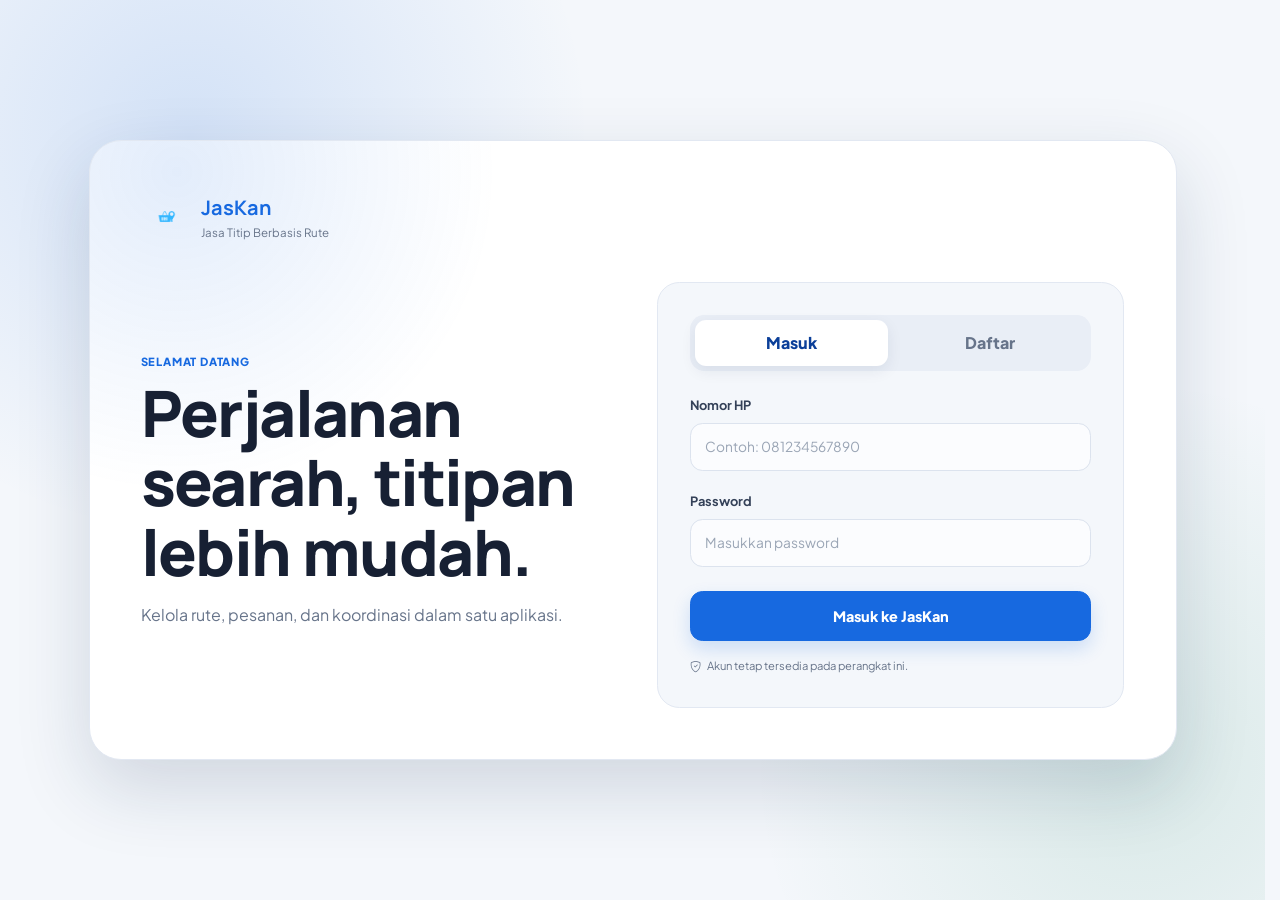
<file: index.html>
<!doctype html>
<html lang="id">
  <head>
    <meta charset="utf-8">
    <meta name="viewport" content="width=device-width, initial-scale=1">
    <meta name="description" content="JasKan menghubungkan pemesan dan penyedia jasa titip berdasarkan rute perjalanan yang searah.">
    <title>Beranda - JasKan Pemesan</title>
    <link rel="preconnect" href="https://fonts.googleapis.com">
    <link rel="preconnect" href="https://fonts.gstatic.com" crossorigin>
    <link href="https://cdn.jsdelivr.net/npm/bootstrap@5.3.8/dist/css/bootstrap.min.css" rel="stylesheet">
    <link href="https://fonts.googleapis.com/css2?family=Manrope:wght@600;700;800&family=Plus+Jakarta+Sans:wght@400;500;600;700&display=swap" rel="stylesheet">
    <link href="https://cdn.jsdelivr.net/npm/bootstrap-icons@1.11.3/font/bootstrap-icons.min.css" rel="stylesheet">
    <link rel="icon" href="Asset/logobiru.png" type="image/png">
    <link rel="stylesheet" href="style.css">
  </head>
  <body class="mode-pemesan" data-mode="pemesan" data-root="">
    <nav class="navbar navbar-expand-md sticky-top app-navbar" aria-label="Navigasi utama">
      <div class="container">
        <button class="navbar-brand d-flex align-items-center gap-2 fw-bold border-0 bg-transparent" data-section="home">
          <img class="brand-logo" data-logo src="Asset/logobiru.png" alt="Logo JasKan">
          <span class="brand-copy"><strong>JasKan</strong><small>Jasa Titip Berbasis Rute</small></span>
        </button>
        <span class="badge mode-badge ms-auto me-2 d-md-none" data-mode-label>Mode Pemesan</span>
        <button class="navbar-toggler" type="button" data-bs-toggle="collapse" data-bs-target="#main-nav" aria-controls="main-nav" aria-expanded="false" aria-label="Buka navigasi">
          <span class="navbar-toggler-icon"></span>
        </button>
        <div class="collapse navbar-collapse" id="main-nav">
          <ul class="navbar-nav ms-auto align-items-md-center gap-md-1">
            <li class="nav-item"><button class="nav-link" data-section="home">Beranda</button></li>
            <li class="nav-item"><button class="nav-link" data-section="activity">Aktivitas</button></li>
            <li class="nav-item"><button class="nav-link" data-section="inbox">Pesan</button></li>
            <li class="nav-item"><button class="nav-link" data-section="form" data-form-label>Titip Barang</button></li>
            <li class="nav-item"><button class="nav-link" data-section="profile" data-profile-switch title="Ketuk dua kali untuk ganti mode">Profil</button></li>
            <li class="nav-item ms-md-2"><span class="badge mode-badge" data-mode-label>Mode Pemesan</span></li>
          </ul>
        </div>
      </div>
    </nav>

    <main id="app" class="page-shell"></main>

    <script src="jquery.js"></script>
    <script src="https://cdn.jsdelivr.net/npm/bootstrap@5.3.8/dist/js/bootstrap.bundle.min.js"></script>
    <script src="script.js"></script>
  </body>
</html>
</file>
<file: style.css>
:root {
  --theme: #1769e0;
  --theme-dark: #0b3f99;
  --theme-deep: #082b6f;
  --theme-soft: #eaf2ff;
  --theme-pale: #f5f8ff;
  --theme-rgb: 23, 105, 224;
  --ink: #172033;
  --muted: #67748a;
  --line: #e2e8f2;
  --surface: #ffffff;
  --surface-muted: #f4f7fb;
  --shadow-sm: 0 8px 24px rgba(18, 42, 82, 0.07);
  --shadow: 0 16px 42px rgba(18, 42, 82, 0.1);
  --shadow-hover: 0 22px 54px rgba(18, 42, 82, 0.15);
}

body.mode-pemesan {
  --theme: #1769e0;
  --theme-dark: #0b3f99;
  --theme-deep: #082b6f;
  --theme-soft: #eaf2ff;
  --theme-pale: #f5f8ff;
  --theme-rgb: 23, 105, 224;
}

body.mode-penyedia {
  --theme: #16845a;
  --theme-dark: #0b5d3d;
  --theme-deep: #073d2b;
  --theme-soft: #e2f4ec;
  --theme-pale: #f3faf7;
  --theme-rgb: 22, 132, 90;
}

* {
  box-sizing: border-box;
}

html {
  min-width: 320px;
  scroll-behavior: smooth;
  scrollbar-gutter: stable;
}

body {
  min-height: 100vh;
  margin: 0;
  color: var(--ink);
  background:
    radial-gradient(circle at 92% 7%, rgba(var(--theme-rgb), 0.08), transparent 24rem),
    linear-gradient(180deg, #f8faff 0, var(--surface-muted) 32rem, #f8faff 100%);
  font-family: "Plus Jakarta Sans", system-ui, sans-serif;
  line-height: 1.6;
  transition: background 0.25s ease;
}

h1,
h2,
h3,
h4,
.navbar-brand {
  color: var(--ink);
  font-family: "Manrope", system-ui, sans-serif;
  letter-spacing: -0.025em;
}

button,
input,
select,
textarea {
  font: inherit;
}

.app-navbar {
  min-height: 4.75rem;
  padding-block: 0.65rem;
  background: rgba(255, 255, 255, 0.92);
  border-bottom: 1px solid rgba(226, 232, 242, 0.88);
  box-shadow: 0 8px 30px rgba(20, 39, 73, 0.06);
  backdrop-filter: blur(18px);
}

.app-navbar > .container {
  width: min(100% - 2rem, 72rem);
  max-width: none;
  padding-inline: 0;
}

.navbar-brand {
  min-width: 10.5rem;
  margin-right: 1.25rem;
  padding: 0;
  color: var(--theme) !important;
  line-height: 1;
}

.brand-logo {
  width: 2.5rem;
  height: 2.5rem;
  flex: 0 0 2.5rem;
  object-fit: contain;
  filter: drop-shadow(0 6px 9px rgba(var(--theme-rgb), 0.15));
}

.brand-copy {
  display: flex;
  flex-direction: column;
  align-items: flex-start;
}

.brand-copy strong {
  color: var(--theme);
  font-size: 1.05rem;
  letter-spacing: -0.03em;
}

.brand-copy small {
  margin-top: 0.2rem;
  color: #8490a3;
  font-family: "Plus Jakarta Sans", system-ui, sans-serif;
  font-size: 0.58rem;
  font-weight: 700;
  letter-spacing: 0.02em;
}

.navbar-nav {
  min-height: 2.75rem;
}

.navbar-nav .nav-item {
  display: flex;
  align-items: center;
}

.navbar-nav .nav-link {
  position: relative;
  min-width: 5.15rem;
  min-height: 2.55rem;
  padding: 0.58rem 0.75rem;
  color: #68758a;
  background: transparent;
  border: 0;
  border-radius: 0.8rem;
  font-size: 0.8rem;
  font-weight: 700;
  line-height: 1.2;
  text-align: center;
  transition: color 0.18s ease, background 0.18s ease, transform 0.18s ease;
}

.navbar-nav [data-section="form"] {
  min-width: 7.1rem;
}

.navbar-nav [data-section="profile"] {
  min-width: 4.6rem;
}

.navbar-nav .nav-link:hover {
  color: var(--theme);
  background: rgba(var(--theme-rgb), 0.06);
}

.navbar-nav .nav-link.active {
  color: var(--theme-dark);
  background: var(--theme-soft);
  box-shadow: inset 0 0 0 1px rgba(var(--theme-rgb), 0.08);
}

.mode-badge,
.count-badge {
  color: var(--theme-dark);
  background: var(--theme-soft);
  border: 1px solid rgba(var(--theme-rgb), 0.11);
}

.mode-badge {
  padding: 0.48rem 0.68rem;
  border-radius: 999px;
  font-weight: 800;
}

.navbar-toggler {
  padding: 0.42rem 0.55rem;
  border-color: rgba(var(--theme-rgb), 0.18);
  border-radius: 0.7rem;
  box-shadow: none !important;
}

.page-shell {
  width: min(100% - 2rem, 72rem);
  margin-inline: auto;
  padding-block: 3rem 4.5rem;
}

.app-section {
  animation: section-in 0.28s ease;
}

@keyframes section-in {
  from {
    opacity: 0;
    transform: translateY(0.45rem);
  }
  to {
    opacity: 1;
    transform: translateY(0);
  }
}

.page-heading {
  position: relative;
  max-width: 50rem;
  margin-bottom: 2rem;
  padding-left: 1.15rem;
}

.page-heading::before {
  position: absolute;
  top: 0.35rem;
  bottom: 0.25rem;
  left: 0;
  width: 0.28rem;
  content: "";
  background: linear-gradient(180deg, var(--theme), rgba(var(--theme-rgb), 0.25));
  border-radius: 999px;
}

.page-heading h1 {
  margin-bottom: 0.65rem;
  font-size: clamp(2rem, 4vw, 3rem);
  line-height: 1.12;
}

.page-heading .lead,
.text-muted-app,
.section-heading-row p {
  color: var(--muted);
}

.page-heading .lead {
  max-width: 46rem;
  font-size: 1rem;
}

.home-hero {
  position: relative;
  margin-bottom: 1.25rem;
  padding: clamp(2rem, 5vw, 4.25rem);
  color: #fff;
  background:
    radial-gradient(circle at 88% 12%, rgba(255, 255, 255, 0.18), transparent 28%),
    radial-gradient(circle at 8% 95%, rgba(255, 255, 255, 0.08), transparent 25%),
    linear-gradient(135deg, var(--theme-deep), var(--theme-dark) 52%, var(--theme));
  border: 1px solid rgba(255, 255, 255, 0.12);
  border-radius: 2rem;
  box-shadow: 0 28px 70px rgba(var(--theme-rgb), 0.23);
  overflow: hidden;
}

.home-hero::before,
.home-hero::after {
  position: absolute;
  content: "";
  border: 1px solid rgba(255, 255, 255, 0.08);
  border-radius: 50%;
}

.home-hero::before {
  top: -7rem;
  right: -6rem;
  width: 19rem;
  height: 19rem;
}

.home-hero::after {
  bottom: -8rem;
  left: 38%;
  width: 16rem;
  height: 16rem;
}

.home-hero .row {
  position: relative;
  z-index: 1;
}

.hero-kicker {
  display: inline-flex;
  align-items: center;
  gap: 0.5rem;
  margin-bottom: 1.25rem;
  padding: 0.48rem 0.8rem;
  color: #fff;
  background: rgba(255, 255, 255, 0.11);
  border: 1px solid rgba(255, 255, 255, 0.2);
  border-radius: 999px;
  font-size: 0.72rem;
  font-weight: 800;
  backdrop-filter: blur(8px);
}

.hero-kicker i,
.hero-trust i {
  color: #aee8cc;
}

.mode-pemesan .hero-kicker i,
.mode-pemesan .hero-trust i {
  color: #ffd277;
}

.home-hero h1 {
  max-width: 43rem;
  margin-bottom: 1.15rem;
  color: #fff;
  font-size: clamp(2.25rem, 5.2vw, 4.15rem);
  font-weight: 800;
  line-height: 1.08;
  letter-spacing: -0.055em;
}

.hero-lead {
  max-width: 41rem;
  margin-bottom: 1.8rem;
  color: rgba(255, 255, 255, 0.78);
  font-size: clamp(0.95rem, 1.7vw, 1.08rem);
}

.hero-actions {
  display: flex;
  flex-wrap: wrap;
  gap: 0.75rem;
}

.btn {
  border-radius: 0.78rem;
  font-weight: 800;
  transition: transform 0.18s ease, box-shadow 0.18s ease, background 0.18s ease;
}

.btn:hover {
  transform: translateY(-1px);
}

.btn-lg {
  padding: 0.82rem 1.3rem;
  font-size: 0.9rem;
}

.btn-hero {
  color: var(--theme-deep);
  background: #fff;
  border-color: #fff;
  box-shadow: 0 12px 28px rgba(1, 18, 49, 0.2);
}

.btn-hero:hover {
  color: var(--theme-deep);
  background: #f8fbff;
  border-color: #f8fbff;
  box-shadow: 0 16px 34px rgba(1, 18, 49, 0.27);
}

.btn-hero-ghost {
  color: #fff;
  background: rgba(255, 255, 255, 0.08);
  border-color: rgba(255, 255, 255, 0.38);
}

.btn-hero-ghost:hover {
  color: var(--theme-deep);
  background: #fff;
  border-color: #fff;
}

.hero-trust {
  display: flex;
  flex-wrap: wrap;
  gap: 1rem;
  margin-top: 1.55rem;
  color: rgba(255, 255, 255, 0.78);
  font-size: 0.74rem;
  font-weight: 700;
}

.hero-trust span {
  display: inline-flex;
  align-items: center;
  gap: 0.35rem;
}

.hero-route-preview {
  position: relative;
  padding: 1.35rem;
  background: rgba(255, 255, 255, 0.11);
  border: 1px solid rgba(255, 255, 255, 0.2);
  border-radius: 1.5rem;
  box-shadow: 0 24px 48px rgba(1, 18, 49, 0.18);
  backdrop-filter: blur(12px);
}

.hero-preview-top {
  display: flex;
  align-items: center;
  gap: 0.75rem;
}

.hero-preview-icon {
  display: grid;
  width: 3rem;
  height: 3rem;
  flex: 0 0 3rem;
  place-items: center;
  color: var(--theme-dark);
  background: #fff;
  border-radius: 0.9rem;
  font-size: 1.15rem;
}

.hero-preview-top div {
  min-width: 0;
  flex: 1;
}

.hero-preview-top small,
.hero-route-line small,
.hero-preview-note small {
  display: block;
  color: rgba(255, 255, 255, 0.65);
  font-size: 0.68rem;
}

.hero-preview-top strong,
.hero-route-line strong {
  display: block;
  color: #fff;
  font-size: 0.9rem;
}

.live-dot {
  padding: 0.32rem 0.52rem;
  color: #d8ffeb;
  background: rgba(82, 210, 141, 0.18);
  border: 1px solid rgba(155, 245, 197, 0.25);
  border-radius: 999px;
  font-size: 0.64rem;
  font-weight: 800;
}

.hero-route-line {
  display: grid;
  grid-template-columns: minmax(0, 1fr) auto minmax(0, 1fr);
  align-items: center;
  gap: 0.75rem;
  margin-block: 1rem;
  padding: 1rem;
  background: rgba(2, 19, 49, 0.18);
  border-radius: 1rem;
}

.hero-route-line > i {
  color: rgba(255, 255, 255, 0.65);
}

.hero-route-line span:last-child {
  text-align: right;
}

.hero-preview-note {
  display: flex;
  align-items: center;
  gap: 0.75rem;
  padding-top: 0.2rem;
}

.hero-preview-note > i {
  font-size: 1.2rem;
}

.hero-preview-note strong {
  display: block;
  color: #fff;
  font-size: 0.8rem;
}

.home-highlights {
  position: relative;
  z-index: 2;
  margin: -0.1rem 1.25rem 2.8rem;
  padding: 1rem;
  background: rgba(255, 255, 255, 0.96);
  border: 1px solid var(--line);
  border-radius: 1.25rem;
  box-shadow: var(--shadow);
}

.highlight-item {
  display: flex;
  height: 100%;
  align-items: center;
  gap: 0.85rem;
  padding: 0.65rem 0.85rem;
  border-right: 1px solid var(--line);
}

.home-highlights .col-md-4:last-child .highlight-item {
  border-right: 0;
}

.highlight-item > i {
  display: grid;
  width: 2.65rem;
  height: 2.65rem;
  flex: 0 0 2.65rem;
  place-items: center;
  color: var(--theme);
  background: var(--theme-soft);
  border-radius: 0.8rem;
  font-size: 1.05rem;
}

.highlight-item strong,
.highlight-item span {
  display: block;
}

.highlight-item strong {
  font-size: 0.82rem;
}

.highlight-item span {
  color: var(--muted);
  font-size: 0.7rem;
}

.section-heading-row {
  display: flex;
  align-items: end;
  justify-content: space-between;
  gap: 1rem;
  margin-bottom: 1.25rem;
}

.section-heading-row h2 {
  margin: 0.18rem 0 0.2rem;
  font-size: clamp(1.55rem, 3vw, 2rem);
  font-weight: 800;
}

.section-heading-row p {
  margin: 0;
  font-size: 0.88rem;
}

.section-eyebrow {
  color: var(--theme);
  font-size: 0.7rem;
  font-weight: 800;
  letter-spacing: 0.07em;
  text-transform: uppercase;
}

.count-badge {
  flex: 0 0 auto;
  padding: 0.48rem 0.72rem;
  border-radius: 999px;
  font-size: 0.7rem;
  font-weight: 800;
}

.app-card {
  height: 100%;
  background: rgba(255, 255, 255, 0.98);
  border: 1px solid var(--line);
  border-radius: 1.35rem;
  box-shadow: var(--shadow-sm);
  overflow: hidden;
}

.route-card,
.route-summary-card,
.order-card,
.activity-card {
  transition: border-color 0.2s ease, box-shadow 0.2s ease, transform 0.2s ease;
}

.route-card:hover,
.route-summary-card:hover,
.order-card:hover,
.activity-card:hover {
  border-color: rgba(var(--theme-rgb), 0.22);
  box-shadow: var(--shadow-hover);
  transform: translateY(-4px);
}

.search-card {
  border-color: rgba(var(--theme-rgb), 0.16);
  box-shadow: var(--shadow);
}

.route-avatar,
.chat-avatar,
.profile-avatar {
  object-fit: cover;
}

.route-avatar {
  width: 4.25rem;
  height: 4.25rem;
  border: 3px solid #fff;
  border-radius: 1rem;
  box-shadow: 0 8px 20px rgba(20, 39, 73, 0.12);
}

.chat-avatar {
  width: 2.75rem;
  height: 2.75rem;
  border: 2px solid #fff;
  border-radius: 50%;
  box-shadow: 0 5px 12px rgba(20, 39, 73, 0.12);
}

.profile-avatar {
  width: 8.25rem;
  height: 8.25rem;
  border: 0.35rem solid #fff;
  border-radius: 50%;
  box-shadow: 0 1rem 2.4rem rgba(20, 39, 73, 0.15);
}

.soft-panel {
  background: linear-gradient(145deg, #fff, var(--theme-pale));
  border: 1px solid rgba(var(--theme-rgb), 0.1);
  border-radius: 1rem;
}

.route-path {
  display: grid;
  grid-template-columns: minmax(0, 1fr) auto minmax(0, 1fr);
  align-items: center;
  gap: 0.75rem;
  padding: 0.85rem 1rem;
  color: var(--theme-dark);
  background: var(--theme-pale);
  border: 1px solid rgba(var(--theme-rgb), 0.12);
  border-radius: 1rem;
  font-weight: 800;
}

.route-path span {
  min-width: 0;
  overflow-wrap: anywhere;
}

.route-path span:last-child {
  text-align: right;
}

.status-strip {
  border-left: 0.3rem solid var(--theme);
}

.btn-theme {
  --bs-btn-color: #fff;
  --bs-btn-bg: var(--theme);
  --bs-btn-border-color: var(--theme);
  --bs-btn-hover-color: #fff;
  --bs-btn-hover-bg: var(--theme-dark);
  --bs-btn-hover-border-color: var(--theme-dark);
  --bs-btn-active-color: #fff;
  --bs-btn-active-bg: var(--theme-dark);
  --bs-btn-active-border-color: var(--theme-dark);
  box-shadow: 0 8px 18px rgba(var(--theme-rgb), 0.18);
}

.btn-outline-theme {
  --bs-btn-color: var(--theme);
  --bs-btn-border-color: rgba(var(--theme-rgb), 0.45);
  --bs-btn-hover-color: #fff;
  --bs-btn-hover-bg: var(--theme);
  --bs-btn-hover-border-color: var(--theme);
}

.form-card-heading {
  display: flex;
  align-items: center;
  gap: 1rem;
  margin-bottom: 2rem;
  padding-bottom: 1.4rem;
  border-bottom: 1px solid var(--line);
}

.form-card-heading > span {
  display: grid;
  width: 3.3rem;
  height: 3.3rem;
  flex: 0 0 3.3rem;
  place-items: center;
  color: var(--theme);
  background: var(--theme-soft);
  border-radius: 1rem;
  font-size: 1.25rem;
}

.form-card-heading h2 {
  margin-bottom: 0.15rem;
  font-size: 1.2rem;
  font-weight: 800;
}

.form-card-heading p {
  margin: 0;
  color: var(--muted);
  font-size: 0.8rem;
}

.form-label {
  margin-bottom: 0.48rem;
  color: #344158;
  font-size: 0.8rem;
}

.form-control,
.form-select {
  min-height: 3rem;
  padding: 0.7rem 0.9rem;
  color: var(--ink);
  background-color: #fbfcfe;
  border-color: #dce3ee;
  border-radius: 0.78rem;
  font-size: 0.86rem;
}

textarea.form-control {
  min-height: auto;
}

.form-control::placeholder {
  color: #9aa5b5;
}

.form-control:focus,
.form-select:focus,
.form-check-input:focus {
  border-color: rgba(var(--theme-rgb), 0.58);
  box-shadow: 0 0 0 0.22rem rgba(var(--theme-rgb), 0.13);
}

.form-check-input:checked,
.progress-bar {
  background-color: var(--theme);
  border-color: var(--theme);
}

.form-text {
  color: #8490a3;
  font-size: 0.72rem;
}

.conversation-card {
  min-height: 29rem;
}

.chat-window {
  min-height: 29rem;
  background: linear-gradient(180deg, var(--theme-pale), #fff 45%);
}

.chat-window .card-header,
.chat-window .card-footer {
  border-color: var(--line);
}

.chat-messages {
  height: 22rem;
  padding: 1.35rem;
  overflow-y: auto;
}

.chat-bubble {
  width: fit-content;
  max-width: 82%;
  padding: 0.78rem 1rem;
  border-radius: 1rem;
  box-shadow: 0 5px 14px rgba(20, 39, 73, 0.07);
  font-size: 0.84rem;
  overflow-wrap: anywhere;
}

.chat-message-text {
  display: block;
}

.chat-bubble time {
  display: block;
  margin-top: 0.35rem;
  font-size: 0.65rem;
  line-height: 1;
  text-align: right;
  opacity: 0.72;
}

.chat-bubble.mine {
  margin-left: auto;
  color: #fff;
  background: linear-gradient(135deg, var(--theme), var(--theme-dark));
  border-bottom-right-radius: 0.25rem;
}

.chat-bubble.theirs {
  color: #3a4659;
  background: #fff;
  border: 1px solid var(--line);
  border-bottom-left-radius: 0.25rem;
}

.chat-bubble.theirs time {
  text-align: left;
}

.order-timestamp {
  display: block;
  margin-top: 0.2rem;
  color: var(--muted);
  font-size: 0.7rem;
  line-height: 1.35;
}

.profile-switch-hint {
  color: var(--muted);
  font-size: 0.75rem;
}

.page-alert {
  max-width: 50rem;
  margin-bottom: 1.5rem;
}

.page-alert .alert {
  border: 0;
  border-radius: 0.9rem;
  box-shadow: var(--shadow-sm);
  font-size: 0.82rem;
  font-weight: 700;
}

.profile-summary-card {
  position: relative;
  background:
    radial-gradient(circle at 50% 0, rgba(var(--theme-rgb), 0.13), transparent 14rem),
    #fff;
}

.profile-detail-list dt {
  color: var(--muted);
  font-size: 0.68rem;
  font-weight: 800;
  letter-spacing: 0.06em;
  text-transform: uppercase;
}

.profile-detail-list dd {
  margin: 0.42rem 0 0;
  font-weight: 700;
  line-height: 1.5;
}

.profile-summary-card,
.profile-information-card {
  height: 100%;
}

.profile-eyebrow {
  display: block;
  margin-bottom: 0.2rem;
  color: var(--theme);
  font-size: 0.7rem;
  font-weight: 800;
  letter-spacing: 0.06em;
  text-transform: uppercase;
}

.profile-status-badge {
  padding: 0.65rem 0.85rem;
}

.profile-info-item {
  padding: 1rem;
  background: linear-gradient(145deg, #fff, var(--theme-pale));
  border: 1px solid rgba(var(--theme-rgb), 0.1);
  border-radius: 0.9rem;
}

.profile-menu .list-group-item {
  color: #536077;
  background: transparent;
  border-color: var(--line);
  font-size: 0.84rem;
  font-weight: 700;
}

.profile-menu .list-group-item:hover {
  color: var(--theme);
  background: var(--theme-pale);
}

.profile-menu .list-group-item.active {
  color: var(--theme-dark);
  background: var(--theme-soft);
  border-color: rgba(var(--theme-rgb), 0.18);
}

.profile-editor {
  min-height: 14rem;
}

.profile-editor .form-check {
  padding-block: 0.4rem;
}

.empty-state {
  padding: 2rem;
  text-align: center;
}

.empty-state-icon {
  display: grid;
  width: 3.5rem;
  height: 3.5rem;
  margin: 0 auto 1rem;
  place-items: center;
  color: var(--theme);
  background: var(--theme-soft);
  border-radius: 1rem;
  font-size: 1.3rem;
}

.auth-state {
  background:
    radial-gradient(circle at 15% 15%, rgba(23, 105, 224, 0.15), transparent 25rem),
    radial-gradient(circle at 90% 85%, rgba(22, 132, 90, 0.12), transparent 24rem),
    #f4f7fb;
}

.auth-state .page-shell {
  width: 100%;
  padding: 0;
}

.auth-shell {
  display: grid;
  min-height: 100vh;
  padding: 2rem;
  place-items: center;
}

.auth-card {
  display: grid;
  width: min(100%, 68rem);
  grid-template-columns: 1.05fr 0.95fr;
  padding: clamp(1.5rem, 4vw, 3.5rem);
  background:
    radial-gradient(circle at 8% 5%, rgba(var(--theme-rgb), 0.12), transparent 20rem),
    #fff;
  border: 1px solid var(--line);
  border-radius: 2rem;
  box-shadow: 0 28px 75px rgba(18, 42, 82, 0.16);
}

.auth-brand {
  display: flex;
  grid-column: 1 / -1;
  align-items: center;
  gap: 0.75rem;
  margin-bottom: 2.5rem;
}

.auth-brand img {
  width: 3rem;
  height: 3rem;
  object-fit: contain;
}

.auth-brand strong,
.auth-brand span {
  display: block;
}

.auth-brand strong {
  color: var(--theme);
  font-family: "Manrope", system-ui, sans-serif;
  font-size: 1.25rem;
}

.auth-brand span {
  color: var(--muted);
  font-size: 0.72rem;
}

.auth-intro {
  align-self: center;
  padding-right: clamp(1rem, 4vw, 4rem);
}

.auth-intro h1 {
  max-width: 29rem;
  margin: 0.35rem 0 1rem;
  font-size: clamp(2.15rem, 5vw, 4rem);
  font-weight: 800;
  line-height: 1.08;
}

.auth-intro p {
  max-width: 28rem;
  color: var(--muted);
}

.auth-panel {
  padding: clamp(1.25rem, 3vw, 2rem);
  background: var(--surface-muted);
  border: 1px solid var(--line);
  border-radius: 1.4rem;
}

.auth-tabs {
  display: grid;
  grid-template-columns: 1fr 1fr;
  gap: 0.35rem;
  margin-bottom: 1.25rem;
  padding: 0.3rem;
  background: #e9eef6;
  border-radius: 0.9rem;
}

.auth-tab {
  padding: 0.65rem;
  color: var(--muted);
  background: transparent;
  border: 0;
  border-radius: 0.7rem;
  font-weight: 800;
}

.auth-tab.active {
  color: var(--theme-dark);
  background: #fff;
  box-shadow: 0 5px 15px rgba(18, 42, 82, 0.08);
}

.auth-note {
  display: flex;
  align-items: center;
  gap: 0.4rem;
  margin-top: 1rem;
  color: var(--muted);
  font-size: 0.7rem;
}

.conversation-list {
  display: grid;
  gap: 0.5rem;
}

.conversation-item {
  display: grid;
  grid-template-columns: auto minmax(0, 1fr) auto;
  align-items: center;
  gap: 0.65rem;
  width: 100%;
  padding: 0.75rem;
  color: var(--ink);
  background: transparent;
  border: 1px solid transparent;
  border-radius: 0.9rem;
  text-align: left;
}

.conversation-item:hover,
.conversation-item.active {
  background: var(--theme-pale);
  border-color: rgba(var(--theme-rgb), 0.13);
}

.conversation-item strong,
.conversation-item small {
  display: block;
}

.conversation-item small {
  color: var(--muted);
  font-size: 0.68rem;
}

.conversation-item .badge {
  max-width: 6rem;
  white-space: normal;
  font-size: 0.58rem;
  text-align: center;
}

.chat-empty {
  display: grid;
  min-height: 17rem;
  place-items: center;
  align-content: center;
  color: var(--muted);
  text-align: center;
}

.chat-empty i {
  margin-bottom: 0.65rem;
  color: var(--theme);
  font-size: 2rem;
}

.chat-empty strong,
.chat-empty span {
  display: block;
}

.chat-empty span {
  max-width: 20rem;
  margin-top: 0.3rem;
  font-size: 0.78rem;
}

.payment-summary,
.review-summary,
.review-form,
.payment-proof-form {
  padding: 0.9rem;
  background: #fbfcfe;
  border: 1px solid var(--line);
  border-radius: 0.9rem;
}

.payment-proof-preview,
.file-preview {
  display: flex;
  align-items: center;
  gap: 0.75rem;
  padding: 0.7rem;
  background: var(--theme-pale);
  border: 1px solid rgba(var(--theme-rgb), 0.1);
  border-radius: 0.75rem;
}

.payment-proof-preview img,
.file-preview img {
  width: 3.5rem;
  height: 3.5rem;
  flex: 0 0 3.5rem;
  object-fit: cover;
  border-radius: 0.55rem;
}

.payment-proof-preview > i,
.file-preview > i {
  color: var(--theme);
  font-size: 1.5rem;
}

.payment-proof-preview strong,
.payment-proof-preview small,
.file-preview strong,
.file-preview small {
  display: block;
}

.payment-proof-preview small,
.file-preview small,
.file-name {
  color: var(--muted);
  font-size: 0.68rem;
}

.payment-proof-modal-content {
  overflow: hidden;
  border: 0;
  border-radius: 1.25rem;
  box-shadow: 0 24px 70px rgba(18, 35, 62, 0.2);
}

.payment-proof-modal-image {
  display: block;
  width: min(680px, 90vw);
  height: auto;
  max-height: 72vh;
  margin-inline: auto;
  object-fit: contain;
  border-radius: 0.8rem;
}

.payment-proof-modal-fallback {
  display: grid;
  min-height: 16rem;
  gap: 0.6rem;
  place-items: center;
  align-content: center;
  color: var(--muted);
  background: #f7f9fc;
  border: 1px dashed var(--line);
  border-radius: 0.9rem;
}

.payment-proof-modal-fallback i {
  color: var(--theme);
  font-size: 2.5rem;
}

.file-name {
  display: block;
  margin-top: 0.4rem;
  overflow-wrap: anywhere;
}

.payment-destination-card {
  display: grid;
  grid-template-columns: auto minmax(0, 1fr) auto;
  gap: 1rem;
  align-items: center;
  padding: 1.25rem;
  background: var(--theme-pale);
  border: 1px solid rgba(var(--theme-rgb), 0.14);
  border-radius: 1.1rem;
}

.payment-destination-icon {
  display: grid;
  width: 3.25rem;
  height: 3.25rem;
  place-items: center;
  color: #fff;
  background: linear-gradient(135deg, var(--theme-deep), var(--theme));
  border-radius: 1rem;
  font-size: 1.35rem;
}

.payment-destination-heading {
  min-width: 0;
}

.payment-destination-details {
  display: flex;
  flex-wrap: wrap;
  gap: 0.75rem 1.4rem;
  grid-column: 2 / -1;
  margin: 0;
}

.payment-destination-details div {
  min-width: 9rem;
}

.payment-destination-details dt {
  margin-bottom: 0.15rem;
  color: var(--muted);
  font-size: 0.68rem;
}

.payment-destination-details dd {
  margin: 0;
  color: var(--ink);
  font-family: "Manrope", system-ui, sans-serif;
  font-size: 1rem;
  font-weight: 800;
  overflow-wrap: anywhere;
}

.payment-cash-card {
  grid-template-columns: auto minmax(0, 1fr);
}

.payment-destination-summary {
  display: flex;
  gap: 0.65rem;
  align-items: center;
  padding: 0.7rem 0.8rem;
  background: var(--theme-pale);
  border-radius: 0.75rem;
}

.payment-destination-summary > i {
  color: var(--theme);
  font-size: 1.15rem;
}

.payment-destination-summary small,
.payment-destination-summary strong {
  display: block;
}

.payment-destination-summary small {
  color: var(--muted);
  font-size: 0.65rem;
}

.payment-destination-summary strong {
  font-size: 0.76rem;
}

.qris-card {
  display: flex;
  flex-direction: column;
  align-items: center;
  padding: 1.5rem;
  background: var(--theme-pale);
  border: 1px solid rgba(var(--theme-rgb), 0.14);
  border-radius: 1.1rem;
  text-align: center;
}

.qris-instruction {
  max-width: 31rem;
  margin: 0.25rem auto 1.25rem;
}

.qris-image-wrap {
  display: grid;
  width: min(340px, 100%);
  min-height: 260px;
  place-items: center;
  padding: 0.75rem;
  background: #fff;
  border: 1px solid var(--line);
  border-radius: 1rem;
  box-shadow: 0 12px 28px rgba(18, 35, 62, 0.08);
}

.qris-image {
  display: block;
  width: min(320px, 100%);
  height: auto;
  object-fit: contain;
}

.qris-enlarge {
  margin-top: 1rem;
}

.qris-fallback {
  display: grid;
  gap: 0.45rem;
  place-items: center;
  color: var(--muted);
  font-size: 0.76rem;
  text-align: center;
}

.qris-fallback i {
  color: var(--theme);
  font-size: 2rem;
}

.qris-modal-content {
  overflow: hidden;
  border: 0;
  border-radius: 1.25rem;
  box-shadow: 0 24px 70px rgba(18, 35, 62, 0.2);
}

.qris-modal-image {
  display: block;
  width: min(520px, 90vw);
  height: auto;
  max-height: 70vh;
  margin-inline: auto;
  object-fit: contain;
}

#qris-modal .qris-fallback {
  min-height: 16rem;
}

.review-stars {
  color: #f4a824;
  font-size: 1.05rem;
  letter-spacing: 0.08em;
}

.verification-card {
  border-color: rgba(var(--theme-rgb), 0.16);
}

.verification-note {
  display: inline-flex;
  gap: 0.5rem;
  align-items: center;
  padding: 0.7rem 0.85rem;
  color: #775b04;
  background: #fff7d6;
  border: 1px solid #f0df9a;
  border-radius: 0.75rem;
  font-size: 0.78rem;
  font-weight: 700;
}

.verification-status-badge {
  color: var(--theme-dark);
  background: var(--theme-soft);
  border: 1px solid rgba(var(--theme-rgb), 0.2);
}

.verification-status-waiting {
  color: #765b08;
  background: #fff6cf;
  border-color: #ecd77e;
}

.verification-status-complete {
  color: #fff;
  background: var(--theme);
  border-color: var(--theme);
}

.verification-status-unverified {
  color: var(--theme-dark);
  background: var(--theme-pale);
}

.verification-note-complete {
  color: var(--theme-dark);
  background: var(--theme-pale);
  border-color: rgba(var(--theme-rgb), 0.22);
}

@media (max-width: 991.98px) {
  .home-hero {
    padding: 2.5rem;
  }

  .hero-route-preview {
    max-width: 39rem;
  }

  .highlight-item {
    border-right: 0;
  }

  .auth-card {
    grid-template-columns: 1fr;
  }

  .auth-intro {
    padding: 0 0 1.5rem;
  }
}

@media (max-width: 767.98px) {
  html {
    scrollbar-gutter: auto;
  }

  .app-navbar {
    min-height: 4.25rem;
    padding-block: 0.48rem;
  }

  .app-navbar > .container {
    width: min(100% - 1.5rem, 72rem);
  }

  .navbar-brand {
    min-width: 0;
  }

  .brand-copy small {
    display: none;
  }

  .navbar-nav {
    min-height: 0;
    padding: 0.8rem 0 0.25rem;
  }

  .navbar-nav .nav-item {
    display: block;
  }

  .navbar-nav .nav-link,
  .navbar-nav [data-section="form"],
  .navbar-nav [data-section="profile"] {
    width: 100%;
    min-width: 0;
    text-align: left;
  }

  .navbar-nav .nav-item:last-child {
    display: none;
  }

  .page-shell {
    width: min(100% - 1.5rem, 72rem);
    padding-block: 1.5rem 3rem;
  }

  .home-hero {
    padding: 2rem;
    border-radius: 1.5rem;
  }

  .home-highlights {
    margin-inline: 0.5rem;
  }

  .section-heading-row {
    align-items: flex-start;
  }

  .conversation-card {
    min-height: auto;
  }

  .auth-shell {
    padding: 1rem;
  }

  .auth-card {
    padding: 1.4rem;
    border-radius: 1.4rem;
  }

  .auth-brand {
    margin-bottom: 1.5rem;
  }
}

@media (max-width: 575.98px) {
  .brand-logo {
    width: 2.2rem;
    height: 2.2rem;
    flex-basis: 2.2rem;
  }

  .home-hero {
    padding: 1.6rem;
  }

  .home-hero h1 {
    font-size: 2.15rem;
  }

  .hero-actions .btn {
    width: 100%;
  }

  .hero-trust {
    gap: 0.65rem 0.9rem;
  }

  .hero-route-line {
    gap: 0.45rem;
    padding: 0.85rem;
  }

  .hero-route-line strong {
    font-size: 0.78rem;
  }

  .home-highlights {
    margin: 0.75rem 0 2.25rem;
  }

  .section-heading-row {
    flex-direction: column;
  }

  .page-heading {
    padding-left: 0.85rem;
  }

  .page-heading h1 {
    font-size: 2rem;
  }

  .app-card {
    border-radius: 1.1rem;
  }

  .qris-image-wrap {
    width: min(320px, 100%);
    min-height: 0;
  }

  .qris-card {
    padding: 1rem;
  }

  .qris-image-wrap {
    padding: 0.4rem;
  }

  .payment-proof-preview {
    align-items: flex-start;
    flex-wrap: wrap;
  }

  .payment-proof-preview .view-payment-proof {
    width: 100%;
  }

  .payment-destination-card {
    grid-template-columns: auto minmax(0, 1fr);
  }

  .payment-destination-card .copy-payment-number,
  .payment-destination-details {
    grid-column: 1 / -1;
  }

  .payment-destination-card .copy-payment-number {
    width: 100%;
  }

  .form-card-heading {
    align-items: flex-start;
  }

  .profile-avatar {
    width: 7.25rem;
    height: 7.25rem;
  }

  .conversation-item {
    grid-template-columns: auto minmax(0, 1fr);
  }

  .conversation-item .badge {
    grid-column: 2;
    justify-self: start;
  }
}

@media (prefers-reduced-motion: reduce) {
  *,
  *::before,
  *::after {
    scroll-behavior: auto !important;
    transition-duration: 0.01ms !important;
    animation-duration: 0.01ms !important;
    animation-iteration-count: 1 !important;
  }
}
</file>
